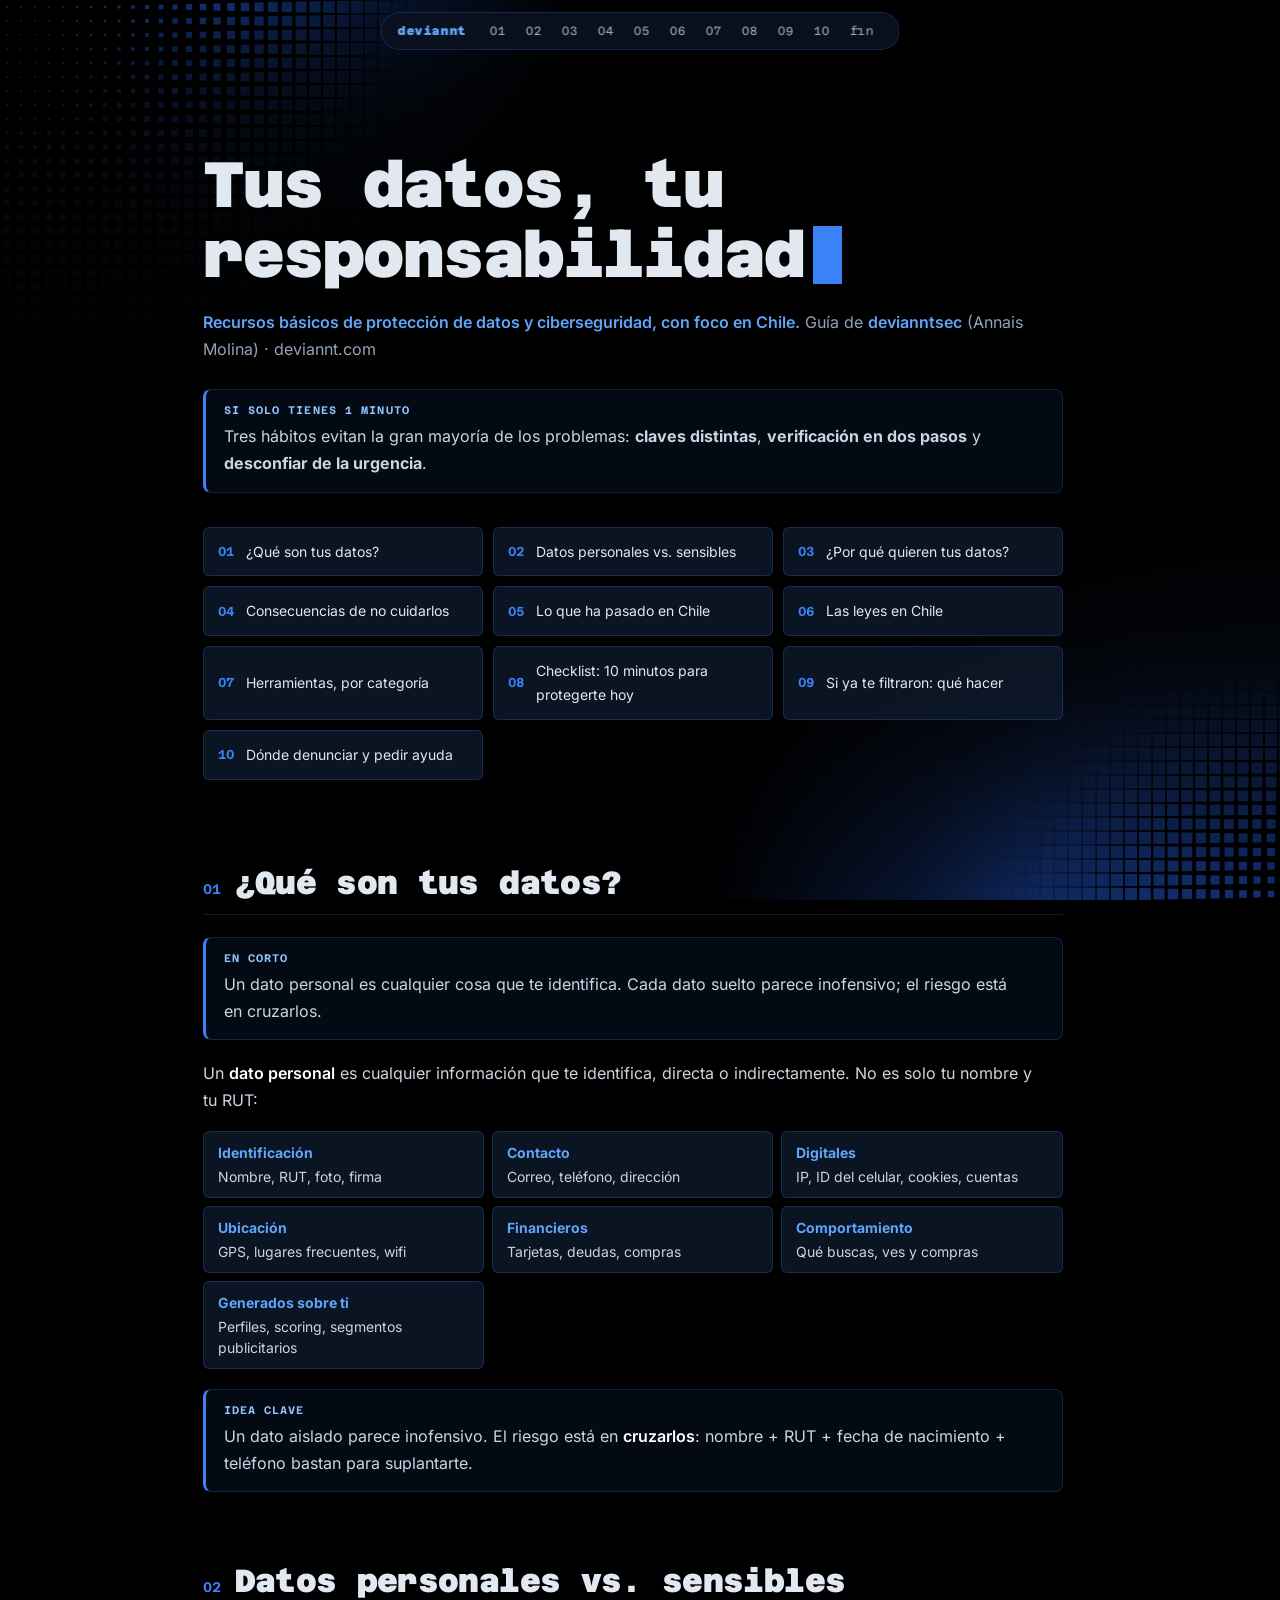
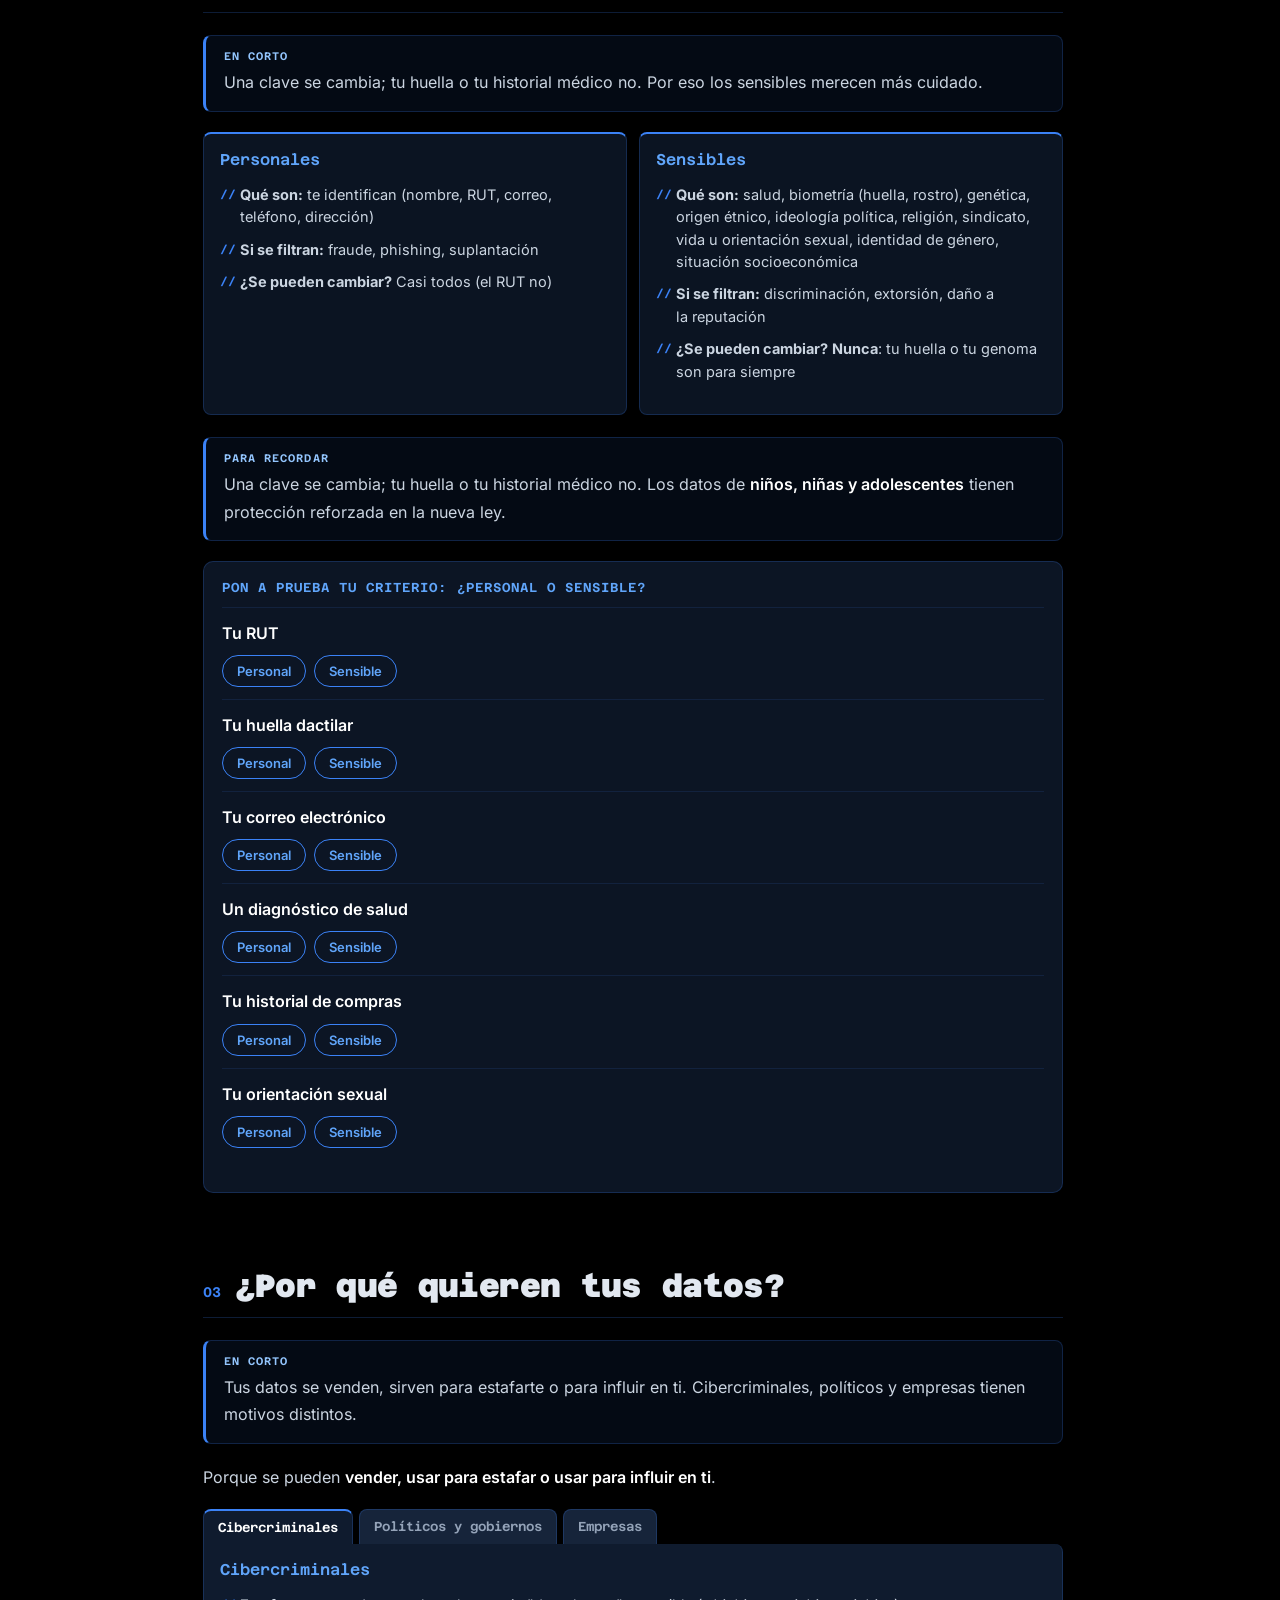
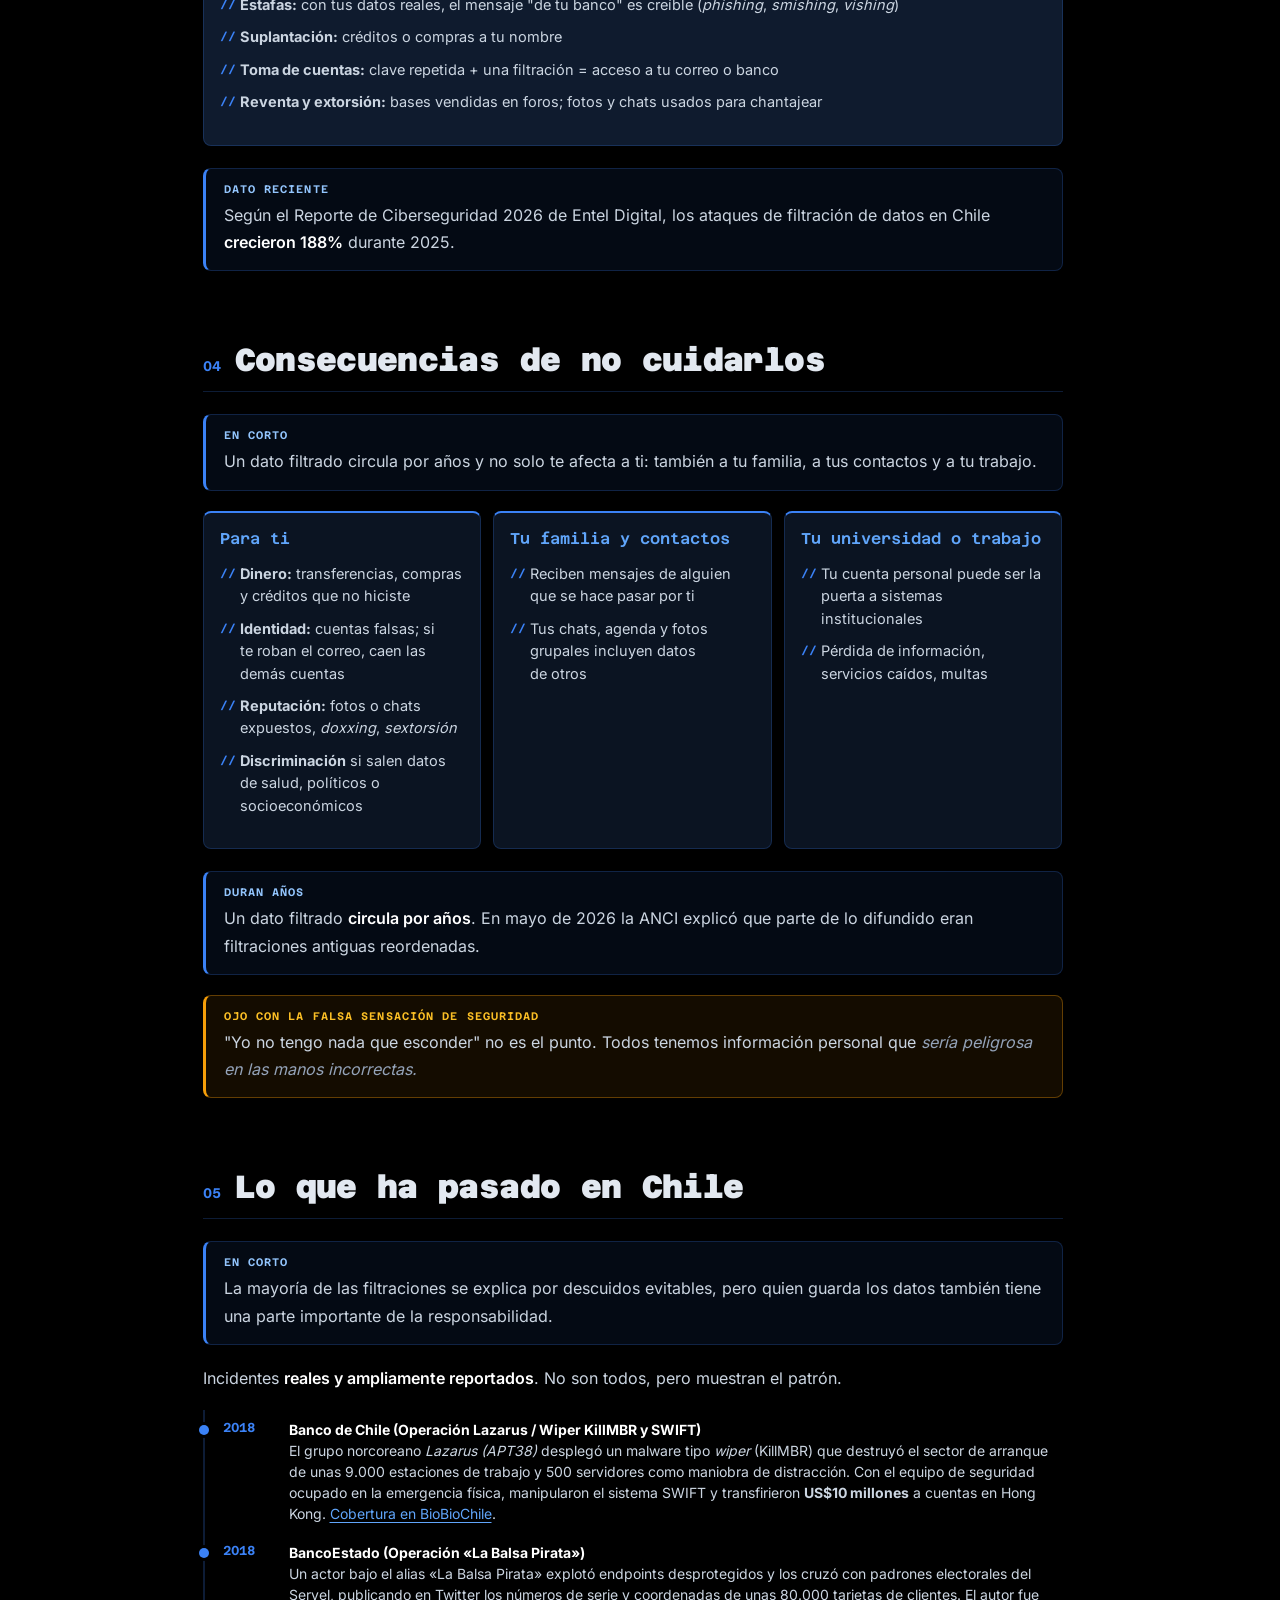
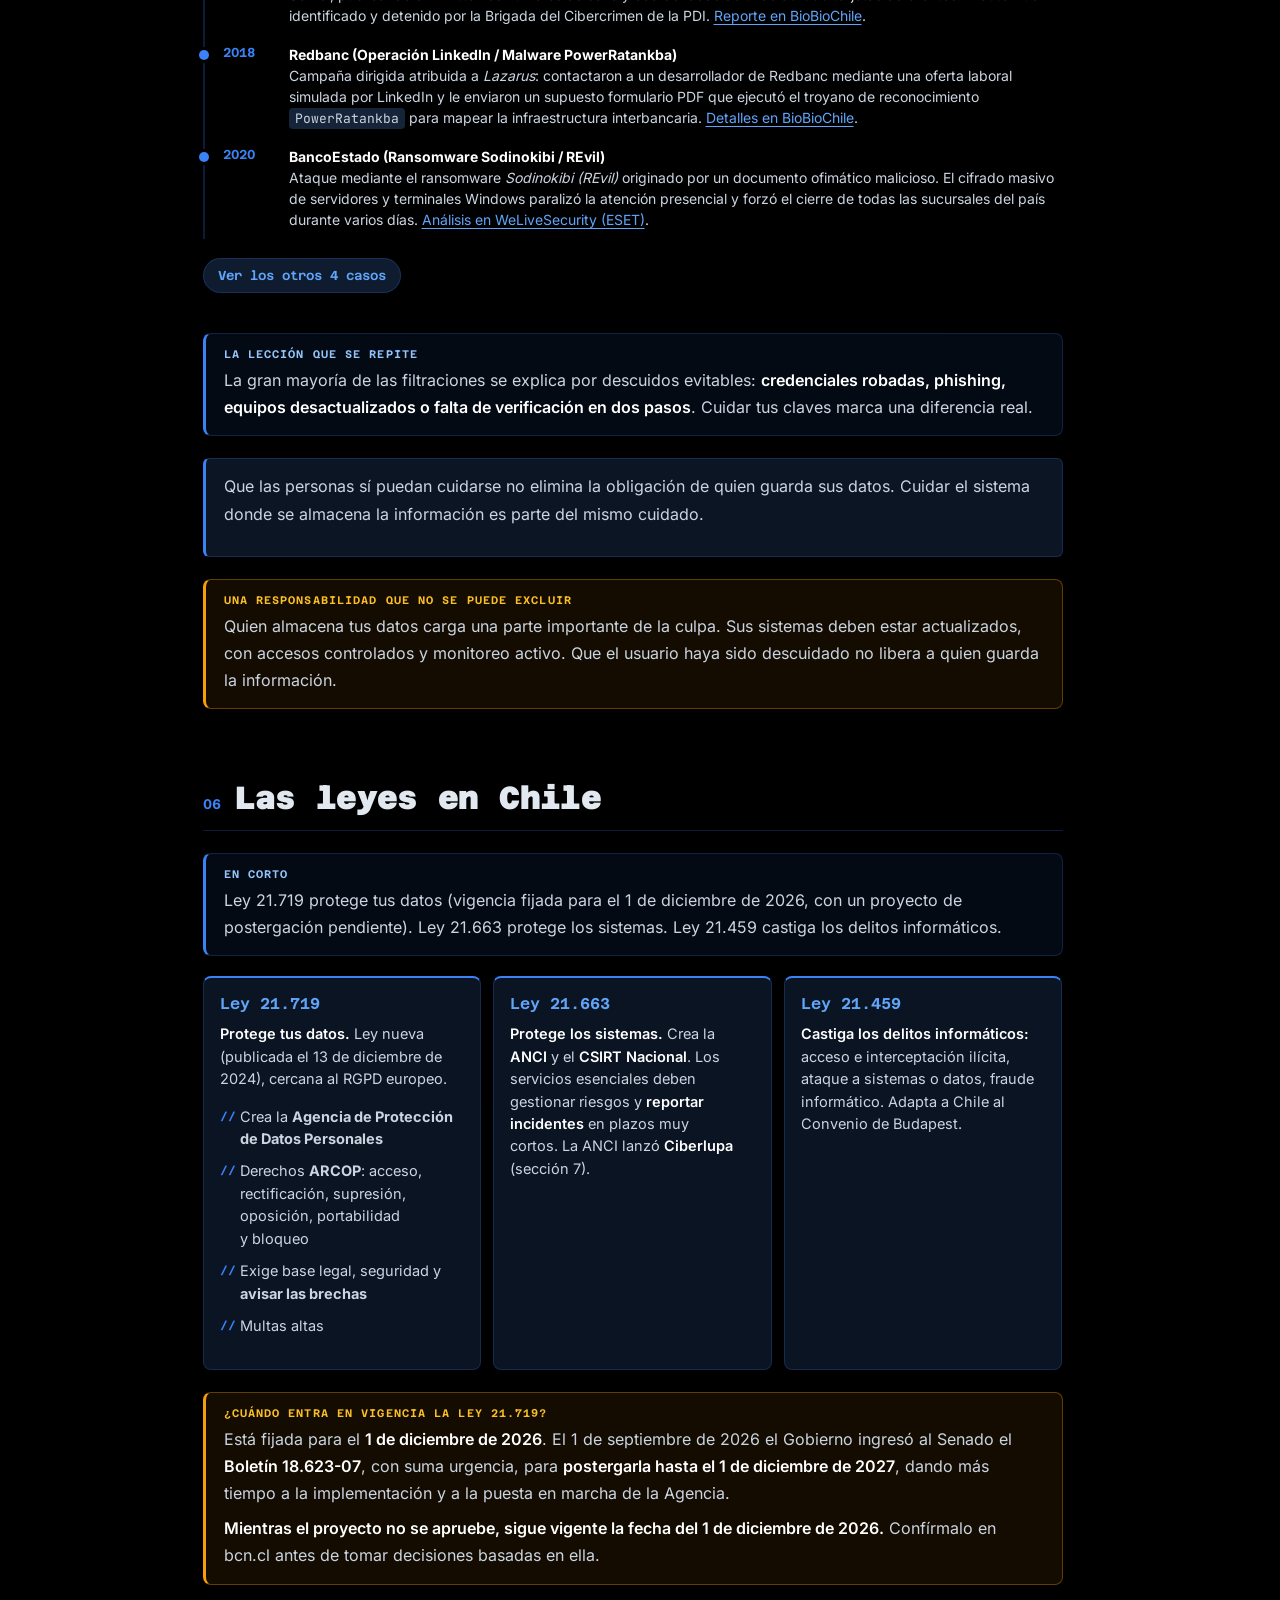
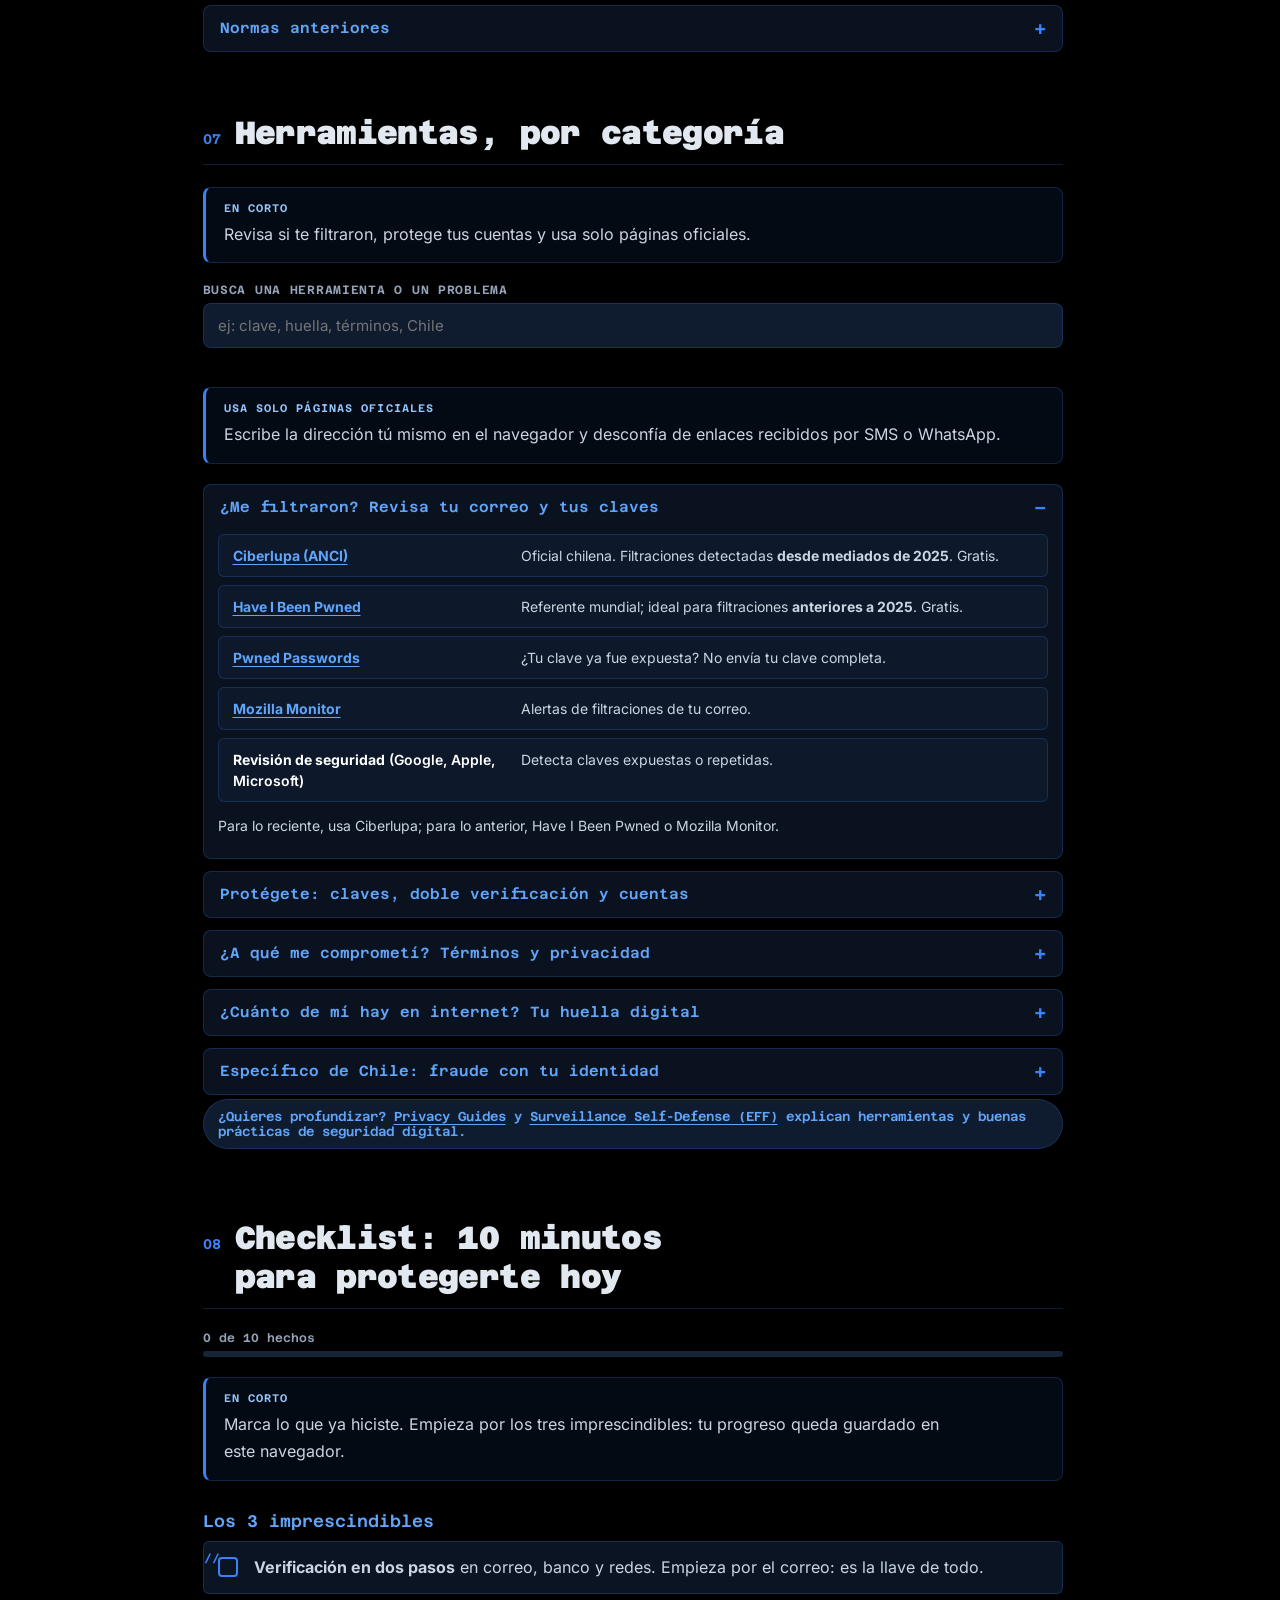
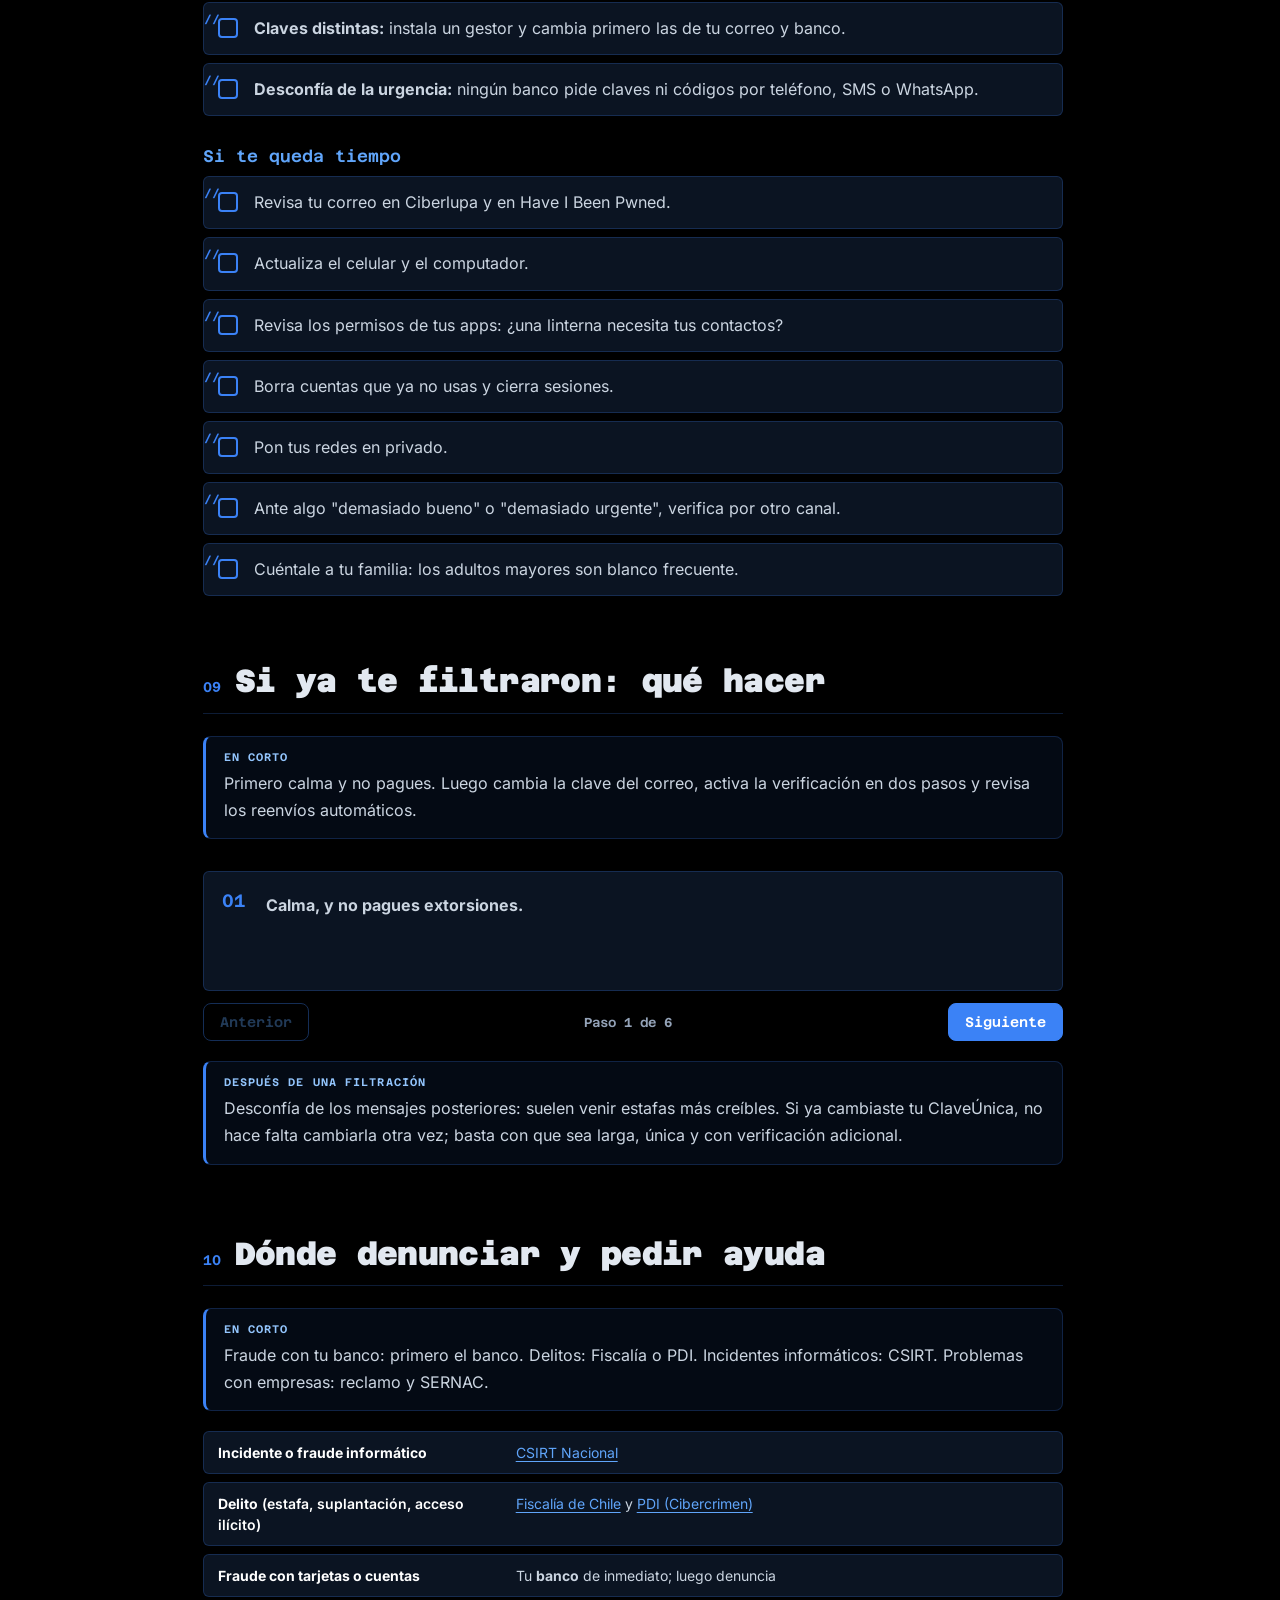
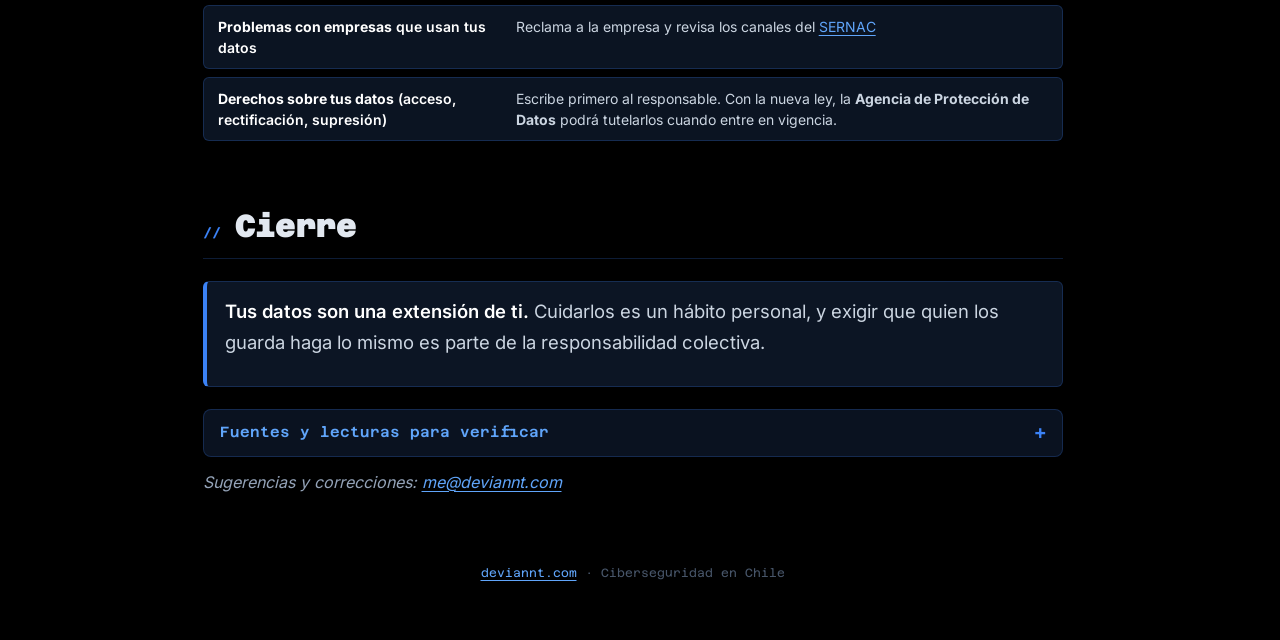
<file: index.html>
<!DOCTYPE html>
<html lang="es-CL">
<head>
  <meta charset="UTF-8">
  <meta name="viewport" content="width=device-width, initial-scale=1">
  <title>Tus datos, tu responsabilidad | Guía de protección de datos</title>
  <meta name="description" content="Guía de protección de datos y ciberseguridad en Chile: qué son tus datos, leyes 21.719 y 21.663, herramientas gratuitas y un checklist de 10 minutos.">
  <meta name="author" content="Annais Molina Fuentes (devianntsec)">
  <meta name="theme-color" content="#000000">
  <meta name="color-scheme" content="dark">
  <meta name="referrer" content="strict-origin-when-cross-origin">
  <meta http-equiv="Content-Security-Policy" content="default-src 'self'; script-src 'self' 'sha256-0rtR7eCCm1IAmwhHpXShbA7xtI2rE2950xRCAqla4z4='; style-src 'self'; font-src 'self'; img-src 'self' data:; connect-src 'self'; object-src 'none'; base-uri 'none'; form-action 'none'; upgrade-insecure-requests">
  <link rel="canonical" href="https://cuidate.deviannt.com/">
  <link rel="alternate" hreflang="es" href="https://cuidate.deviannt.com/">
  <link rel="alternate" hreflang="x-default" href="https://cuidate.deviannt.com/">
  <link rel="icon" type="image/svg+xml" href="favicon.svg">
  <link rel="manifest" href="manifest.webmanifest">
  <meta property="og:type" content="website">
  <meta property="og:url" content="https://cuidate.deviannt.com/">
  <meta property="og:title" content="Tus datos, tu responsabilidad | Guía de protección de datos">
  <meta property="og:description" content="Guía de protección de datos y ciberseguridad en Chile: qué son tus datos, leyes 21.719 y 21.663, herramientas gratuitas y un checklist de 10 minutos.">
  <meta property="og:image" content="https://deviannt.com/assets/images/og-image.png">
  <meta property="og:image:width" content="1200">
  <meta property="og:image:height" content="630">
  <meta property="og:image:alt" content="Tus datos, tu responsabilidad: recursos de protección de datos en Chile">
  <meta property="og:locale" content="es_CL">
  <meta property="og:site_name" content="deviannt · Guía de protección de datos">
  <meta name="twitter:card" content="summary_large_image">
  <meta name="twitter:site" content="@devianntsec">
  <meta name="twitter:creator" content="@devianntsec">
  <meta name="twitter:title" content="Tus datos, tu responsabilidad | Guía de protección de datos">
  <meta name="twitter:description" content="Guía de protección de datos y ciberseguridad en Chile: qué son tus datos, leyes 21.719 y 21.663, herramientas gratuitas y un checklist de 10 minutos.">
  <meta name="twitter:image" content="https://deviannt.com/assets/images/og-image.png">
  <script type="application/ld+json">{"@context":"https://schema.org","@type":"WebPage","name":"Tus datos, tu responsabilidad | Guía de protección de datos","description":"Guía de protección de datos y ciberseguridad en Chile: qué son tus datos, leyes 21.719 y 21.663, herramientas gratuitas y un checklist de 10 minutos.","url":"https://cuidate.deviannt.com/","inLanguage":"es-CL","isPartOf":{"@type":"WebSite","name":"deviannt","url":"https://deviannt.com/"},"author":{"@type":"Person","name":"Annais Molina Fuentes","alternateName":"devianntsec","url":"https://deviannt.com/"}}</script>
  <link rel="preload" href="fonts/azeret-mono-latin-var.woff2" as="font" type="font/woff2" crossorigin>
  <link rel="preload" href="fonts/inter-latin-var.woff2" as="font" type="font/woff2" crossorigin>
  <link rel="stylesheet" href="css/style.css">
  <script type="module" src="js/main.js"></script>
</head>
<body>
  <a class="sr-only" href="#contenido">Saltar al contenido</a>
  <canvas id="bg-wave" aria-hidden="true"></canvas>
  <canvas id="bg-wave-tl" aria-hidden="true"></canvas>

  <nav class="navbar" id="navbar" aria-label="Secciones">
    <span class="brand">deviannt</span>
    <ul class="links">
      <li><a href="#s1" title="¿Qué son tus datos?">01</a></li>
      <li><a href="#s2" title="Datos personales vs. sensibles">02</a></li>
      <li><a href="#s3" title="¿Por qué quieren tus datos?">03</a></li>
      <li><a href="#s4" title="Consecuencias de no cuidarlos">04</a></li>
      <li><a href="#s5" title="Lo que ha pasado en Chile">05</a></li>
      <li><a href="#s6" title="Las leyes en Chile">06</a></li>
      <li><a href="#s7" title="Herramientas, por categoría">07</a></li>
      <li><a href="#s8" title="Checklist: 10 minutos para protegerte hoy">08</a></li>
      <li><a href="#s9" title="Si ya te filtraron: qué hacer">09</a></li>
      <li><a href="#s10" title="Dónde denunciar y pedir ayuda">10</a></li>
      <li><a href="#s11" title="Cierre">fin</a></li>
    </ul>
  </nav>

  <header class="hero">
    <div class="wrap">
      <h1 class="title">Tus datos, tu responsabilidad</h1>
      <p><strong>Recursos básicos de protección de datos y ciberseguridad, con foco en Chile.</strong>
      Guía de <strong>devianntsec</strong> (Annais Molina) · deviannt.com</p>
      <aside class="key">
        <b class="tag">Si solo tienes 1 minuto</b>
        <p>Tres hábitos evitan la gran mayoría de los problemas: <strong>claves distintas</strong>, <strong>verificación en dos pasos</strong> y <strong>desconfiar de la urgencia</strong>.</p>
      </aside>
      <div class="index" id="indice">
        <a href="#s1"><b>01</b><span>¿Qué son tus datos?</span></a>
        <a href="#s2"><b>02</b><span>Datos personales vs. sensibles</span></a>
        <a href="#s3"><b>03</b><span>¿Por qué quieren tus datos?</span></a>
        <a href="#s4"><b>04</b><span>Consecuencias de no cuidarlos</span></a>
        <a href="#s5"><b>05</b><span>Lo que ha pasado en Chile</span></a>
        <a href="#s6"><b>06</b><span>Las leyes en Chile</span></a>
        <a href="#s7"><b>07</b><span>Herramientas, por categoría</span></a>
        <a href="#s8"><b>08</b><span>Checklist: 10 minutos para protegerte hoy</span></a>
        <a href="#s9"><b>09</b><span>Si ya te filtraron: qué hacer</span></a>
        <a href="#s10"><b>10</b><span>Dónde denunciar y pedir ayuda</span></a>
      </div>
    </div>
  </header>

  <main class="wrap" id="contenido">
    <section id="s1" class="sec">
      <div class="sec-head"><span class="sec-n">01</span><h2>¿Qué son tus datos?</h2></div>
      <aside class="key"><b class="tag">En corto</b><p>Un dato personal es cualquier cosa que te identifica. Cada dato suelto parece inofensivo; el riesgo está en cruzarlos.</p></aside>
      <p>Un <strong>dato personal</strong> es cualquier información que te identifica, directa o indirectamente. No es solo tu nombre y tu RUT:</p>
      <div class="pairs grid">
        <div class="pair"><b><strong>Identificación</strong></b><span>Nombre, RUT, foto, firma</span></div>
        <div class="pair"><b><strong>Contacto</strong></b><span>Correo, teléfono, dirección</span></div>
        <div class="pair"><b><strong>Digitales</strong></b><span>IP, ID del celular, cookies, cuentas</span></div>
        <div class="pair"><b><strong>Ubicación</strong></b><span>GPS, lugares frecuentes, wifi</span></div>
        <div class="pair"><b><strong>Financieros</strong></b><span>Tarjetas, deudas, compras</span></div>
        <div class="pair"><b><strong>Comportamiento</strong></b><span>Qué buscas, ves y compras</span></div>
        <div class="pair"><b><strong>Generados sobre ti</strong></b><span>Perfiles, scoring, segmentos publicitarios</span></div>
      </div>
      <aside class="key"><b class="tag">Idea clave</b><p>Un dato aislado parece inofensivo. El riesgo está en <strong>cruzarlos</strong>: nombre + RUT + fecha de nacimiento + teléfono bastan para suplantarte.</p></aside>
    </section>

    <section id="s2" class="sec">
      <div class="sec-head"><span class="sec-n">02</span><h2>Datos personales vs. sensibles</h2></div>
      <aside class="key"><b class="tag">En corto</b><p>Una clave se cambia; tu huella o tu historial médico no. Por eso los sensibles merecen más cuidado.</p></aside>
      <div class="cards c2">
        <div class="card">
          <h3>Personales</h3>
          <ul>
            <li><strong>Qué son:</strong> te identifican (nombre, RUT, correo, teléfono, dirección)</li>
            <li><strong>Si se filtran:</strong> fraude, phishing, suplantación</li>
            <li><strong>¿Se pueden cambiar?</strong> Casi todos (el RUT no)</li>
          </ul>
        </div>
        <div class="card">
          <h3>Sensibles</h3>
          <ul>
            <li><strong>Qué son:</strong> salud, biometría (huella, rostro), genética, origen étnico, ideología política, religión, sindicato, vida u orientación sexual, identidad de género, situación socioeconómica</li>
            <li><strong>Si se filtran:</strong> discriminación, extorsión, daño a la reputación</li>
            <li><strong>¿Se pueden cambiar?</strong> <strong>Nunca</strong>: tu huella o tu genoma son para siempre</li>
          </ul>
        </div>
      </div>
      <aside class="key"><b class="tag">Para recordar</b><p>Una clave se cambia; tu huella o tu historial médico no. Los datos de <strong>niños, niñas y adolescentes</strong> tienen protección reforzada en la nueva ley.</p></aside>
      <div class="quiz" data-quiz>
        <div class="quiz-title">Pon a prueba tu criterio: ¿personal o sensible?</div>
        <div class="qi" data-ans="personal">
          <div class="qt">Tu RUT</div>
          <div class="qb"><button type="button" data-v="personal">Personal</button><button type="button" data-v="sensible">Sensible</button></div>
          <p class="qw" hidden>Identifica, pero no es sensible. No se puede cambiar, así que cuídalo.</p>
        </div>
        <div class="qi" data-ans="sensible">
          <div class="qt">Tu huella dactilar</div>
          <div class="qb"><button type="button" data-v="personal">Personal</button><button type="button" data-v="sensible">Sensible</button></div>
          <p class="qw" hidden>Biometría: si se filtra, no puedes cambiarla por otra.</p>
        </div>
        <div class="qi" data-ans="personal">
          <div class="qt">Tu correo electrónico</div>
          <div class="qb"><button type="button" data-v="personal">Personal</button><button type="button" data-v="sensible">Sensible</button></div>
          <p class="qw" hidden>Identifica, y además es la llave de tus demás cuentas.</p>
        </div>
        <div class="qi" data-ans="sensible">
          <div class="qt">Un diagnóstico de salud</div>
          <div class="qb"><button type="button" data-v="personal">Personal</button><button type="button" data-v="sensible">Sensible</button></div>
          <p class="qw" hidden>Dato de salud: puede llevar a discriminación.</p>
        </div>
        <div class="qi" data-ans="personal">
          <div class="qt">Tu historial de compras</div>
          <div class="qb"><button type="button" data-v="personal">Personal</button><button type="button" data-v="sensible">Sensible</button></div>
          <p class="qw" hidden>Es personal y muy útil para perfilarte.</p>
        </div>
        <div class="qi" data-ans="sensible">
          <div class="qt">Tu orientación sexual</div>
          <div class="qb"><button type="button" data-v="personal">Personal</button><button type="button" data-v="sensible">Sensible</button></div>
          <p class="qw" hidden>Dato sensible con protección reforzada.</p>
        </div>
        <p class="quiz-score" aria-live="polite"></p>
      </div>
    </section>

    <section id="s3" class="sec">
      <div class="sec-head"><span class="sec-n">03</span><h2>¿Por qué quieren tus datos?</h2></div>
      <aside class="key"><b class="tag">En corto</b><p>Tus datos se venden, sirven para estafarte o para influir en ti. Cibercriminales, políticos y empresas tienen motivos distintos.</p></aside>
      <p>Porque se pueden <strong>vender, usar para estafar o usar para influir en ti</strong>.</p>
      <div class="cards c3 tabs-src">
        <div class="card">
          <h3>Cibercriminales</h3>
          <ul>
            <li><strong>Estafas:</strong> con tus datos reales, el mensaje "de tu banco" es creíble (<em>phishing</em>, <em>smishing</em>, <em>vishing</em>)</li>
            <li><strong>Suplantación:</strong> créditos o compras a tu nombre</li>
            <li><strong>Toma de cuentas:</strong> clave repetida + una filtración = acceso a tu correo o banco</li>
            <li><strong>Reventa y extorsión:</strong> bases vendidas en foros; fotos y chats usados para chantajear</li>
          </ul>
        </div>
        <div class="card">
          <h3>Políticos y gobiernos</h3>
          <ul>
            <li><strong>Microtargeting:</strong> mensajes distintos según tu perfil (Cambridge Analytica, 2018)</li>
            <li><strong>Vigilancia</strong> de opositores, activistas y periodistas (Guacamaya, 2022)</li>
            <li><strong>"Público" no es inofensivo:</strong> el padrón electoral incluye nombre, RUT y domicilio</li>
          </ul>
        </div>
        <div class="card">
          <h3>Empresas</h3>
          <ul>
            <li>Redes, apps y retail recolectan datos para <strong>publicidad y perfilamiento</strong></li>
            <li>No siempre es ilegal: muchas veces "aceptaste" unos términos que nadie lee (ver sección 7)</li>
          </ul>
        </div>
      </div>
      <aside class="key"><b class="tag">Dato reciente</b><p>Según el Reporte de Ciberseguridad 2026 de Entel Digital, los ataques de filtración de datos en Chile <strong>crecieron 188%</strong> durante 2025.</p></aside>
    </section>

    <section id="s4" class="sec">
      <div class="sec-head"><span class="sec-n">04</span><h2>Consecuencias de no cuidarlos</h2></div>
      <aside class="key"><b class="tag">En corto</b><p>Un dato filtrado circula por años y no solo te afecta a ti: también a tu familia, a tus contactos y a tu trabajo.</p></aside>
      <div class="cards c3">
        <div class="card">
          <h3>Para ti</h3>
          <ul>
            <li><strong>Dinero:</strong> transferencias, compras y créditos que no hiciste</li>
            <li><strong>Identidad:</strong> cuentas falsas; si te roban el correo, caen las demás cuentas</li>
            <li><strong>Reputación:</strong> fotos o chats expuestos, <em>doxxing</em>, <em>sextorsión</em></li>
            <li><strong>Discriminación</strong> si salen datos de salud, políticos o socioeconómicos</li>
          </ul>
        </div>
        <div class="card">
          <h3>Tu familia y contactos</h3>
          <ul>
            <li>Reciben mensajes de alguien que se hace pasar por ti</li>
            <li>Tus chats, agenda y fotos grupales incluyen datos de otros</li>
          </ul>
        </div>
        <div class="card">
          <h3>Tu universidad o trabajo</h3>
          <ul>
            <li>Tu cuenta personal puede ser la puerta a sistemas institucionales</li>
            <li>Pérdida de información, servicios caídos, multas</li>
          </ul>
        </div>
      </div>
      <aside class="key"><b class="tag">Duran años</b><p>Un dato filtrado <strong>circula por años</strong>. En mayo de 2026 la ANCI explicó que parte de lo difundido eran filtraciones antiguas reordenadas.</p></aside>
      <aside class="warn"><b class="tag">Ojo con la falsa sensación de seguridad</b><p>"Yo no tengo nada que esconder" no es el punto. Todos tenemos información personal que <em>sería peligrosa en las manos incorrectas.</em></p></aside>
    </section>

    <section id="s5" class="sec">
      <div class="sec-head"><span class="sec-n">05</span><h2>Lo que ha pasado en Chile</h2></div>
      <aside class="key"><b class="tag">En corto</b><p>La mayoría de las filtraciones se explica por descuidos evitables, pero quien guarda los datos también tiene una parte importante de la responsabilidad.</p></aside>
      <p>Incidentes <strong>reales y ampliamente reportados</strong>. No son todos, pero muestran el patrón.</p>
      <div class="timeline">
        <div class="tl">
          <span class="yr">2018</span>
          <div>
            <b><strong>Banco de Chile (Operación Lazarus / Wiper KillMBR y SWIFT)</strong></b>
            <span>El grupo norcoreano <em>Lazarus (APT38)</em> desplegó un malware tipo <em>wiper</em> (KillMBR) que destruyó el sector de arranque de unas 9.000 estaciones de trabajo y 500 servidores como maniobra de distracción. Con el equipo de seguridad ocupado en la emergencia física, manipularon el sistema SWIFT y transfirieron <strong>US$10 millones</strong> a cuentas en Hong Kong. <a href="https://www.biobiochile.cl/noticias/nacional/chile/2018/06/09/robaron-us10-millones-en-ataque-informatico-al-banco-de-chile-virus-fue-un-distractor.shtml" target="_blank" rel="noopener noreferrer">Cobertura en BioBioChile</a>.</span>
          </div>
        </div>
        <div class="tl">
          <span class="yr">2018</span>
          <div>
            <b><strong>BancoEstado (Operación «La Balsa Pirata»)</strong></b>
            <span>Un actor bajo el alias «La Balsa Pirata» explotó endpoints desprotegidos y los cruzó con padrones electorales del Servel, publicando en Twitter los números de serie y coordenadas de unas 80.000 tarjetas de clientes. El autor fue identificado y detenido por la Brigada del Cibercrimen de la PDI. <a href="https://www.biobiochile.cl/noticias/nacional/chile/2018/08/28/nuevo-grupo-de-hackers-filtra-presunto-listado-de-80-mil-datos-bancarios-de-bancoestado.shtml" target="_blank" rel="noopener noreferrer">Reporte en BioBioChile</a>.</span>
          </div>
        </div>
        <div class="tl">
          <span class="yr">2018</span>
          <div>
            <b><strong>Redbanc (Operación LinkedIn / Malware PowerRatankba)</strong></b>
            <span>Campaña dirigida atribuida a <em>Lazarus</em>: contactaron a un desarrollador de Redbanc mediante una oferta laboral simulada por LinkedIn y le enviaron un supuesto formulario PDF que ejecutó el troyano de reconocimiento <code>PowerRatankba</code> para mapear la infraestructura interbancaria. <a href="https://www.biobiochile.cl/noticias/economia/negocios-y-empresas/2019/01/09/redbanc-confirma-que-detecto-ataque-informatico-en-diciembre.shtml" target="_blank" rel="noopener noreferrer">Detalles en BioBioChile</a>.</span>
          </div>
        </div>
        <div class="tl">
          <span class="yr">2020</span>
          <div>
            <b><strong>BancoEstado (Ransomware Sodinokibi / REvil)</strong></b>
            <span>Ataque mediante el ransomware <em>Sodinokibi (REvil)</em> originado por un documento ofimático malicioso. El cifrado masivo de servidores y terminales Windows paralizó la atención presencial y forzó el cierre de todas las sucursales del país durante varios días. <a href="https://www.welivesecurity.com/la-es/2020/09/08/ataque-ransomware-afecta-bancoestado-chile/" target="_blank" rel="noopener noreferrer">Análisis en WeLiveSecurity (ESET)</a>.</span>
          </div>
        </div>
        <div class="tl">
          <span class="yr">2020</span>
          <div>
            <b><strong>Trazabilidad COVID-19 (Fuga de datos sensibles de salud)</strong></b>
            <span>Planillas oficiales de seguimiento epidemiológico con nombres, RUT, teléfonos, direcciones particulares y diagnósticos de pacientes en cuarentena terminaron expuestas y difundidas públicamente en redes sociales, derivando en sumarios sanitarios y querellas por infracción a la Ley de Deberes y Derechos del Paciente. <a href="https://www.biobiochile.cl/noticias/nacional/region-del-maule/2020/03/24/fiscalia-investiga-filtracion-de-datos-de-pacientes-con-covid-19-en-region-del-maule.shtml" target="_blank" rel="noopener noreferrer">Caso en BioBioChile</a>.</span>
          </div>
        </div>
        <div class="tl">
          <span class="yr">2022</span>
          <div>
            <b><strong>Estado Mayor Conjunto (Operación «Fuerzas Represivas» / Colectivo Guacamaya)</strong></b>
            <span>El colectivo hacktivista <em>Guacamaya</em> ejecutó la operación «Fuerzas Represivas» aprovechando vulnerabilidades sin mitigar en Microsoft Exchange (ProxyShell), filtrando cerca de 400.000 correos reservados y secretos de la defensa nacional chilena (~350 GB), lo que provocó la dimisión del General Guillermo Paiva como jefe del EMCO. <a href="https://www.biobiochile.cl/noticias/nacional/chile/2022/09/22/filtracion-de-correos-general-paiva-presenta-su-renuncia-a-jefatura-de-estado-mayor-conjunto.shtml" target="_blank" rel="noopener noreferrer">Reporte en BioBioChile</a>.</span>
          </div>
        </div>
        <div class="tl">
          <span class="yr">2022</span>
          <div>
            <b><strong>SERNAC y Poder Judicial (Ransomware LockBit Black)</strong></b>
            <span>SERNAC sufrió el cifrado de sus hipervisores VMware ESXi con extensión <code>.crypt</code>, frenando el portal ciudadano por semanas. Un mes después, la cepa <em>LockBit Black (3.0)</em> infectó terminales del Poder Judicial que aún corrían con Windows 7 descontinuado, obligando a desconectar sedes y suspender audiencias. <a href="https://www.welivesecurity.com/la-es/2022/09/02/ataque-ransomware-compromete-sistemas-sernac-chile/" target="_blank" rel="noopener noreferrer">Análisis en WeLiveSecurity</a>.</span>
          </div>
        </div>
        <div class="tl">
          <span class="yr">2026</span>
          <div>
            <b><strong>Operación «Rutify» (Infostealers, credenciales y datos médicos en Telegram)</strong></b>
            <span>La plataforma web clandestina <em>Rutify</em> comercializó un rutificador con datos cruzados de Fonasa, TGR y Registro Civil, exponiendo diagnósticos médicos de miles de chilenos. La ANCI descartó hackeos a servidores centrales y confirmó que el vector fue el uso de <em>infostealers</em> que sustrajeron credenciales activas de funcionarios, sumado al reciclaje de brechas históricas. La PDI y la Fiscalía investigaron la red tras su masificación. <a href="https://www.biobiochile.cl/especial/bbcl-investiga/noticias/articulos/2026/05/07/desentranando-rutify-la-plataforma-hacker-que-expuso-datos-medicos-y-hoy-es-investigada-por-la-pdi.shtml" target="_blank" rel="noopener noreferrer">Investigación en BBCL Investiga</a>.</span>
          </div>
        </div>
      </div>
      <aside class="key"><b class="tag">La lección que se repite</b><p>La gran mayoría de las filtraciones se explica por descuidos evitables: <strong>credenciales robadas, phishing, equipos desactualizados o falta de verificación en dos pasos</strong>. Cuidar tus claves marca una diferencia real.</p></aside>
      <blockquote><p>Que las personas sí puedan cuidarse no elimina la obligación de quien guarda sus datos. Cuidar el sistema donde se almacena la información es parte del mismo cuidado.</p></blockquote>
      <aside class="warn"><b class="tag">Una responsabilidad que no se puede excluir</b><p>Quien almacena tus datos carga una parte importante de la culpa. Sus sistemas deben estar actualizados, con accesos controlados y monitoreo activo. Que el usuario haya sido descuidado no libera a quien guarda la información.</p></aside>
    </section>

    <section id="s6" class="sec">
      <div class="sec-head"><span class="sec-n">06</span><h2>Las leyes en Chile</h2></div>
      <aside class="key"><b class="tag">En corto</b><p>Ley 21.719 protege tus datos (vigencia fijada para el 1 de diciembre de 2026, con un proyecto de postergación pendiente). Ley 21.663 protege los sistemas. Ley 21.459 castiga los delitos informáticos.</p></aside>
      <div class="cards c3">
        <div class="card">
          <h3>Ley 21.719</h3>
          <p><strong>Protege tus datos.</strong> Ley nueva (publicada el 13 de diciembre de 2024), cercana al RGPD europeo.</p>
          <ul>
            <li>Crea la <strong>Agencia de Protección de Datos Personales</strong></li>
            <li>Derechos <strong>ARCOP</strong>: acceso, rectificación, supresión, oposición, portabilidad y bloqueo</li>
            <li>Exige base legal, seguridad y <strong>avisar las brechas</strong></li>
            <li>Multas altas</li>
          </ul>
        </div>
        <div class="card">
          <h3>Ley 21.663</h3>
          <p><strong>Protege los sistemas.</strong> Crea la <strong>ANCI</strong> y el <strong>CSIRT Nacional</strong>. Los servicios esenciales deben gestionar riesgos y <strong>reportar incidentes</strong> en plazos muy cortos. La ANCI lanzó <strong>Ciberlupa</strong> (sección 7).</p>
        </div>
        <div class="card">
          <h3>Ley 21.459</h3>
          <p><strong>Castiga los delitos informáticos:</strong> acceso e interceptación ilícita, ataque a sistemas o datos, fraude informático. Adapta a Chile al Convenio de Budapest.</p>
        </div>
      </div>
      <aside class="warn"><b class="tag">¿Cuándo entra en vigencia la Ley 21.719?</b><p>Está fijada para el <strong>1 de diciembre de 2026</strong>. El 1 de septiembre de 2026 el Gobierno ingresó al Senado el <strong>Boletín 18.623-07</strong>, con suma urgencia, para <strong>postergarla hasta el 1 de diciembre de 2027</strong>, dando más tiempo a la implementación y a la puesta en marcha de la Agencia.</p>
      <p><strong>Mientras el proyecto no se apruebe, sigue vigente la fecha del 1 de diciembre de 2026.</strong> Confírmalo en bcn.cl antes de tomar decisiones basadas en ella.</p></aside>
      <details class="fold">
        <summary>Normas anteriores</summary>
        <div class="fold-body">
          <ul>
            <li><strong>Constitución, Art. 19 N°4</strong> (Ley 21.096, 2018): la protección de datos personales es un derecho constitucional.</li>
            <li><strong>Ley 19.628 (1999):</strong> la ley antigua, aún vigente. Nunca tuvo organismo fiscalizador ni sanciones disuasivas.</li>
          </ul>
        </div>
      </details>
    </section>

    <section id="s7" class="sec">
      <div class="sec-head"><span class="sec-n">07</span><h2>Herramientas, por categoría</h2></div>
      <aside class="key"><b class="tag">En corto</b><p>Revisa si te filtraron, protege tus cuentas y usa solo páginas oficiales.</p></aside>
      <aside class="key"><b class="tag">Usa solo páginas oficiales</b><p>Escribe la dirección tú mismo en el navegador y desconfía de enlaces recibidos por SMS o WhatsApp.</p></aside>
      <details class="fold" open>
        <summary>¿Me filtraron? Revisa tu correo y tus claves</summary>
        <div class="fold-body">
          <div class="pairs">
            <div class="pair"><b><strong><a href="https://ciberlupa.anci.gob.cl/verificar" target="_blank" rel="noopener noreferrer">Ciberlupa (ANCI)</a></strong></b><span>Oficial chilena. Filtraciones detectadas <strong>desde mediados de 2025</strong>. Gratis.</span></div>
            <div class="pair"><b><strong><a href="https://haveibeenpwned.com" target="_blank" rel="noopener noreferrer">Have I Been Pwned</a></strong></b><span>Referente mundial; ideal para filtraciones <strong>anteriores a 2025</strong>. Gratis.</span></div>
            <div class="pair"><b><strong><a href="https://haveibeenpwned.com/Passwords" target="_blank" rel="noopener noreferrer">Pwned Passwords</a></strong></b><span>¿Tu clave ya fue expuesta? No envía tu clave completa.</span></div>
            <div class="pair"><b><strong><a href="https://monitor.mozilla.org" target="_blank" rel="noopener noreferrer">Mozilla Monitor</a></strong></b><span>Alertas de filtraciones de tu correo.</span></div>
            <div class="pair"><b><strong>Revisión de seguridad</strong> (Google, Apple, Microsoft)</b><span>Detecta claves expuestas o repetidas.</span></div>
          </div>
          <p>Para lo reciente, usa Ciberlupa; para lo anterior, Have I Been Pwned o Mozilla Monitor.</p>
        </div>
      </details>
      <details class="fold">
        <summary>Protégete: claves, doble verificación y cuentas</summary>
        <div class="fold-body">
          <div class="pairs">
            <div class="pair"><b><strong>Gestor de contraseñas</strong> (<a href="https://bitwarden.com" target="_blank" rel="noopener noreferrer">Bitwarden</a>, 1Password, el de tu navegador)</b><span>Una clave <strong>larga y distinta</strong> por cuenta, sin memorizarlas.</span></div>
            <div class="pair"><b><strong>Verificación en dos pasos</strong></b><span>App autenticadora o llave de seguridad antes que SMS. Directorio: <a href="https://2fa.directory" target="_blank" rel="noopener noreferrer">2fa.directory</a></span></div>
            <div class="pair"><b><strong>Passkeys</strong></b><span>Reemplazan la contraseña; resisten el phishing. Directorio: <a href="https://passkeys.directory" target="_blank" rel="noopener noreferrer">passkeys.directory</a></span></div>
            <div class="pair"><b><strong>Actualizaciones automáticas</strong></b><span>Sistema, navegador y apps al día.</span></div>
          </div>
        </div>
      </details>
      <details class="fold">
        <summary>¿A qué me comprometí? Términos y privacidad</summary>
        <div class="fold-body">
          <div class="pairs">
            <div class="pair"><b><strong><a href="https://tosdr.org" target="_blank" rel="noopener noreferrer">ToS;DR</a></strong></b><span>Resume y califica términos y privacidad de servicios populares.</span></div>
            <div class="pair"><b><strong><a href="https://exodus-privacy.eu.org" target="_blank" rel="noopener noreferrer">Exodus Privacy</a></strong></b><span>Muestra los rastreadores y permisos de una app de Android.</span></div>
          </div>
        </div>
      </details>
      <details class="fold">
        <summary>¿Cuánto de mí hay en internet? Tu huella digital</summary>
        <div class="fold-body">
          <div class="pairs">
            <div class="pair"><b><strong>Buscarte a ti mismo</strong></b><span>Tu nombre, correo y teléfono entre comillas (<code>"Tu Nombre"</code>), también en imágenes.</span></div>
            <div class="pair"><b><strong><a href="https://myactivity.google.com/results-about-you" target="_blank" rel="noopener noreferrer">Resultados sobre ti (Google)</a></strong></b><span>Pide retirar resultados de búsqueda con tu teléfono, dirección o correo.</span></div>
            <div class="pair"><b><strong><a href="https://myactivity.google.com" target="_blank" rel="noopener noreferrer">Mi actividad y descarga de datos</a></strong></b><span>Revisa y borra lo que se guarda sobre ti. Toda plataforma grande incluye la opción "Descargar mi información".</span></div>
            <div class="pair"><b><strong><a href="https://justdeleteme.xyz" target="_blank" rel="noopener noreferrer">JustDeleteMe</a></strong></b><span>Cómo borrar tu cuenta en cientos de servicios.</span></div>
            <div class="pair"><b><strong>Privacidad de tus redes</strong></b><span>Revisa quién ve tu perfil, ubicación y fotos.</span></div>
          </div>
        </div>
      </details>
      <details class="fold">
        <summary>Específico de Chile: fraude con tu identidad</summary>
        <div class="fold-body">
          <div class="pairs">
            <div class="pair"><b><strong><a href="https://conocetudeuda.cmfchile.cl" target="_blank" rel="noopener noreferrer">Informe de deudas (CMF)</a></strong></b><span>¿Hay créditos o tarjetas a tu nombre que no reconoces? Consulta gratis con tu ClaveÚnica.</span></div>
            <div class="pair"><b><strong>Alertas bancarias</strong></b><span>Activa avisos inmediatos por cada transferencia o compra.</span></div>
            <div class="pair"><b><strong><a href="https://claveunica.gob.cl" target="_blank" rel="noopener noreferrer">Accesos a ClaveÚnica</a></strong></b><span>Si sospechas de un ingreso no autorizado, cambia la clave y revisa tu correo de recuperación.</span></div>
          </div>
        </div>
      </details>
      <p class="more">¿Quieres profundizar? <a href="https://www.privacyguides.org" target="_blank" rel="noopener noreferrer">Privacy Guides</a> y <a href="https://ssd.eff.org" target="_blank" rel="noopener noreferrer">Surveillance Self-Defense (EFF)</a> explican herramientas y buenas prácticas de seguridad digital.</p>
    </section>

    <section id="s8" class="sec">
      <div class="sec-head"><span class="sec-n">08</span><h2>Checklist: 10 minutos para protegerte hoy</h2></div>
      <aside class="key"><b class="tag">En corto</b><p>Marca lo que ya hiciste. Empieza por los tres imprescindibles: tu progreso queda guardado en este navegador.</p></aside>
      <h3>Los 3 imprescindibles</h3>
      <ul>
        <li class="chk"><label><input type="checkbox"><strong>Verificación en dos pasos</strong> en correo, banco y redes. Empieza por el correo: es la llave de todo.</label></li>
        <li class="chk"><label><input type="checkbox"><strong>Claves distintas:</strong> instala un gestor y cambia primero las de tu correo y banco.</label></li>
        <li class="chk"><label><input type="checkbox"><strong>Desconfía de la urgencia:</strong> ningún banco pide claves ni códigos por teléfono, SMS o WhatsApp.</label></li>
      </ul>
      <h3>Si te queda tiempo</h3>
      <ul>
        <li class="chk"><label><input type="checkbox">Revisa tu correo en Ciberlupa y en Have I Been Pwned.</label></li>
        <li class="chk"><label><input type="checkbox">Actualiza el celular y el computador.</label></li>
        <li class="chk"><label><input type="checkbox">Revisa los permisos de tus apps: ¿una linterna necesita tus contactos?</label></li>
        <li class="chk"><label><input type="checkbox">Borra cuentas que ya no usas y cierra sesiones.</label></li>
        <li class="chk"><label><input type="checkbox">Pon tus redes en privado.</label></li>
        <li class="chk"><label><input type="checkbox">Ante algo "demasiado bueno" o "demasiado urgente", verifica por otro canal.</label></li>
        <li class="chk"><label><input type="checkbox">Cuéntale a tu familia: los adultos mayores son blanco frecuente.</label></li>
      </ul>
    </section>

    <section id="s9" class="sec">
      <div class="sec-head"><span class="sec-n">09</span><h2>Si ya te filtraron: qué hacer</h2></div>
      <aside class="key"><b class="tag">En corto</b><p>Primero calma y no pagues. Luego cambia la clave del correo, activa la verificación en dos pasos y revisa los reenvíos automáticos.</p></aside>
      <div class="steps">
        <ol>
          <li><strong>Calma, y no pagues extorsiones.</strong></li>
          <li><strong>Cambia la clave</strong> de la cuenta afectada y de toda cuenta donde la repetiste. Empieza por el correo.</li>
          <li><strong>Activa la verificación en dos pasos</strong> y cierra todas las sesiones abiertas.</li>
          <li><strong>Revisa el correo de recuperación y el reenvío automático:</strong> es un truco común para mantener el acceso.</li>
          <li><strong>Avisa al banco</strong> si hay datos financieros y bloquea tarjetas si hace falta.</li>
          <li><strong>Guarda evidencia</strong> (capturas, correos, fechas), <strong>denuncia</strong> y avisa a tus contactos si te suplantaron.</li>
        </ol>
      </div>
      <aside class="key"><b class="tag">Después de una filtración</b><p>Desconfía de los mensajes posteriores: suelen venir estafas más creíbles. Si ya cambiaste tu ClaveÚnica, no hace falta cambiarla otra vez; basta con que sea larga, única y con verificación adicional.</p></aside>
    </section>

    <section id="s10" class="sec">
      <div class="sec-head"><span class="sec-n">10</span><h2>Dónde denunciar y pedir ayuda</h2></div>
      <aside class="key"><b class="tag">En corto</b><p>Fraude con tu banco: primero el banco. Delitos: Fiscalía o PDI. Incidentes informáticos: CSIRT. Problemas con empresas: reclamo y SERNAC.</p></aside>
      <div class="pairs">
        <div class="pair"><b><strong>Incidente o fraude informático</strong></b><span><a href="https://csirt.gob.cl" target="_blank" rel="noopener noreferrer">CSIRT Nacional</a></span></div>
        <div class="pair"><b><strong>Delito</strong> (estafa, suplantación, acceso ilícito)</b><span><a href="https://www.fiscaliadechile.cl" target="_blank" rel="noopener noreferrer">Fiscalía de Chile</a> y <a href="https://www.pdichile.cl" target="_blank" rel="noopener noreferrer">PDI (Cibercrimen)</a></span></div>
        <div class="pair"><b><strong>Fraude con tarjetas o cuentas</strong></b><span>Tu <strong>banco</strong> de inmediato; luego denuncia</span></div>
        <div class="pair"><b><strong>Problemas con empresas</strong> que usan tus datos</b><span>Reclama a la empresa y revisa los canales del <a href="https://www.sernac.cl" target="_blank" rel="noopener noreferrer">SERNAC</a></span></div>
        <div class="pair"><b><strong>Derechos sobre tus datos</strong> (acceso, rectificación, supresión)</b><span>Escribe primero al responsable. Con la nueva ley, la <strong>Agencia de Protección de Datos</strong> podrá tutelarlos cuando entre en vigencia.</span></div>
      </div>
    </section>

    <section id="s11" class="sec close">
      <div class="sec-head"><span class="sec-n">//</span><h2>Cierre</h2></div>
      <blockquote>
        <p><strong>Tus datos son una extensión de ti.</strong> Cuidarlos es un hábito personal, y exigir que quien los guarda haga lo mismo es parte de la responsabilidad colectiva.</p>
      </blockquote>
      <details class="fold">
        <summary>Fuentes y lecturas para verificar</summary>
        <div class="fold-body">
          <ul>
            <li>Ley 21.719 y Boletín 18.623-07: <a href="https://www.bcn.cl/leychile/navegar?i=1209272" target="_blank" rel="noopener noreferrer">Biblioteca del Congreso Nacional (bcn.cl)</a> y <a href="https://www.senado.cl" target="_blank" rel="noopener noreferrer">Senado</a>.</li>
            <li>Ley 21.663 y ANCI: <a href="https://www.anci.gob.cl" target="_blank" rel="noopener noreferrer">anci.gob.cl</a>. Ciberlupa: <a href="https://ciberlupa.anci.gob.cl/verificar" target="_blank" rel="noopener noreferrer">ciberlupa.anci.gob.cl</a>.</li>
            <li>Reporte de Ciberseguridad 2026, Centro de Ciberinteligencia, Entel Digital.</li>
            <li>Cobertura de los incidentes de 2018, 2020, 2022 y 2026 (BioBioChile, Emol, La Tercera, Radio Universidad de Chile, 24Horas, WeLiveSecurity, El Dínamo).</li>
          </ul>
        </div>
      </details>
      <p><em>Sugerencias y correcciones: <a class="mail-obf" data-u="me" data-d="deviannt.com"><span>me [en] deviannt [punto] com</span></a></em></p>
    </section>
  </main>

  <footer class="wrap foot"><a href="https://deviannt.com">deviannt.com</a> · Ciberseguridad en Chile</footer>

  <template id="tpl-progress"><p class="prog"><span></span><i><b></b></i></p></template>
  <template id="tpl-tabs"><div class="tabs" role="tablist" aria-label="Quiénes quieren tus datos"></div></template>
  <template id="tpl-finder">
    <search class="finder">
      <label for="finder-q">Busca una herramienta o un problema</label>
      <input id="finder-q" type="search" placeholder="ej: clave, huella, términos, Chile" autocomplete="off">
      <p class="finder-msg" aria-live="polite"></p>
    </search>
  </template>
  <template id="tpl-stepper">
    <div class="stepper">
      <div class="dots" aria-hidden="true"></div>
      <div class="snav">
        <button type="button" class="prev">Anterior</button>
        <span class="cnt" aria-live="polite"></span>
        <button type="button" class="next">Siguiente</button>
      </div>
    </div>
  </template>
  <template id="tpl-more"><button type="button" class="more"></button></template>
</body>
</html>
</file>
<file: css/style.css>
@layer reset, theme, base, layout, components, utilities;

@font-face {
  font-family: "Azeret Mono";
  src: url("../fonts/azeret-mono-latin-var.woff2") format("woff2");
  font-weight: 400 900;
  font-display: swap;
}
@font-face {
  font-family: "Inter";
  src: url("../fonts/inter-latin-var.woff2") format("woff2");
  font-weight: 400 700;
  font-display: swap;
}
@font-face {
  font-family: "JetBrains Mono";
  src: url("../fonts/jetbrains-mono-latin-var.woff2") format("woff2");
  font-weight: 400 500;
  font-display: swap;
}

@layer reset {
  * { box-sizing: border-box; margin: 0; padding: 0; }
  ul, ol { list-style: none; }
  img, svg, canvas { display: block; max-inline-size: 100%; }
  button { font: inherit; color: inherit; }
}

@layer theme {
  :root {
    color-scheme: dark;

    
    --bg:      oklch(0% 0 0);                        
    --deep:    oklch(18.3% 0.031 263.4);             
    --card:    oklch(22.2% 0.041 259.3);             
    --sub:     oklch(26% 0.046 259.1);               
    --pri:     oklch(62.3% 0.188 259.8);             
    --acc:     oklch(71.4% 0.143 254.6);             
    --txt:     oklch(92.9% 0.013 255.5);             
    --body:    oklch(86.9% 0.02 252.9);              
    --mut:     oklch(71.1% 0.035 256.8);             
    --faint:   oklch(44.6% 0.037 257.3);             
    --warn:    oklch(76.9% 0.165 70.1);              
    --warn-tag: oklch(83.7% 0.164 84.4);             
    --ok:      oklch(59.6% 0.127 163.2);             
    --ok-bright: oklch(77.3% 0.153 163.2);           
    --no:      oklch(55.5% 0.146 49);                
    --key-tag: oklch(80.9% 0.096 251.8);             

    
    --line:      color-mix(in oklab, var(--pri) 22%, transparent);
    --line-soft: color-mix(in oklab, var(--pri) 12%, transparent);
    --card-glass: color-mix(in oklab, var(--card) 75%, transparent);
    --focus: var(--acc);

    --font-sans: "Inter", system-ui, sans-serif;
    --font-display: "Azeret Mono", ui-monospace, monospace;
    --font-mono: "JetBrains Mono", ui-monospace, monospace;

    
    interpolate-size: allow-keywords;
  }

  @media (prefers-contrast: more) {
    :root { --line: color-mix(in oklab, var(--acc) 45%, transparent); }
  }
}

@layer base {
  html {
    scrollbar-gutter: stable;
    scroll-padding-block-start: 84px;
    @media (prefers-reduced-motion: no-preference) { scroll-behavior: smooth; }
  }

  body {
    background: var(--bg);
    color: var(--txt);
    font: 400 16px/1.7 var(--font-sans);
    overflow-x: clip;
  }

  ::selection { background: color-mix(in oklab, var(--pri) 35%, transparent); color: #fff; }

  :focus-visible {
    outline: 2px solid var(--focus);
    outline-offset: 2px;
    border-radius: 4px;
  }

  h1, h2, h3 { text-wrap: balance; }
  p, li { text-wrap: pretty; }

  a { color: var(--acc); text-underline-offset: 3px; }

  code {
    font: 13px var(--font-mono);
    background: var(--sub);
    padding: 2px 6px;
    border-radius: 4px;
  }

  blockquote {
    margin: 22px 0;
    padding: 14px 18px;
    background: color-mix(in oklab, var(--card) 80%, transparent);
    border: 1px solid var(--line);
    border-inline-start: 3px solid var(--pri);
    border-radius: 6px;
    color: var(--mut);
    & strong { color: var(--txt); }
    & h3 { margin: 0 0 8px; }
  }
}

@layer layout {
  .navbar, .hero, main, .foot { position: relative; z-index: 1; }
  .wrap { max-inline-size: 900px; margin-inline: auto; padding-inline: 20px; }

  .navbar {
    position: fixed;
    inset-block-start: 12px;
    inset-inline-start: 50%;
    translate: -50% 0; 
    z-index: 10;
    display: flex;
    align-items: center;
    gap: 14px;
    max-inline-size: calc(100vw - 20px);
    padding: 8px 16px;
    background: color-mix(in oklab, var(--deep) 85%, transparent);
    backdrop-filter: blur(10px);
    border: 1px solid var(--line);
    border-radius: 999px;
    font-family: var(--font-display);
    font-size: 12px;
  }
  .brand { color: var(--acc); font-weight: 900; letter-spacing: .05em; }
  .links {
    display: flex;
    gap: 2px;
    overflow-x: auto;
    scrollbar-width: none;
    &::-webkit-scrollbar { display: none; }
    & a {
      color: var(--mut);
      text-decoration: none;
      padding: 4px 9px;
      border-radius: 999px;
      transition: .3s;
      &:hover { color: #fff; }
      &.active, &[aria-current="true"] { background: var(--pri); color: #fff; }
    }
  }

  .hero { padding: 150px 0 40px;
    & > .wrap > p { color: var(--mut); margin-bottom: 6px; & strong { color: var(--acc); font-weight: 600; } }
  }
  .title {
    font: 900 clamp(2.2rem, 7vw, 4rem)/1.1 var(--font-display);
    letter-spacing: -.03em;
    margin-bottom: 18px;
    &::after {
      content: "";
      display: inline-block;
      width: .45em; height: .9em;
      margin-inline-start: .15em;
      background: var(--pri);
      vertical-align: -.1em;
      animation: blink 1s step-end infinite;
    }
  }
  @keyframes blink { 50% { opacity: 0; } }

  .index {
    display: grid;
    grid-template-columns: repeat(auto-fill, minmax(260px, 1fr));
    gap: 10px;
    margin-block-start: 34px;
    & a {
      display: flex;
      gap: 12px;
      align-items: center;
      padding: 12px 14px;
      background: var(--card-glass);
      border: 1px solid var(--line);
      border-radius: 6px;
      color: var(--txt);
      text-decoration: none;
      font-size: 14px;
      transition: .3s;
      &:hover {
        border-color: var(--pri);
        translate: 0 -2px;
        box-shadow: 0 0 20px color-mix(in oklab, var(--pri) 15%, transparent);
      }
      & b { font: 600 13px var(--font-display); color: var(--pri); }
    }
  }

  .sec { padding: 44px 0 6px; }
  .sec-head {
    display: flex;
    align-items: baseline;
    gap: 14px;
    margin-bottom: 22px;
    padding-bottom: 12px;
    border-bottom: 1px solid var(--line);
  }
  .sec-n { font: 600 14px var(--font-display); color: var(--pri); }

  h2 { font: 900 clamp(1.4rem, 4vw, 2rem)/1.2 var(--font-display); letter-spacing: -.02em; }
  h3 { font: 600 1.05rem var(--font-display); color: var(--acc); margin: 30px 0 10px; }

  .sec p { margin-bottom: 14px; color: var(--body);
    & strong { color: #fff; font-weight: 600; }
    & em { color: var(--mut); }
  }

  .sec ul, .sec ol { margin: 0 0 16px; padding: 0; list-style: none; }
  .sec ul > li {
    position: relative;
    padding: 6px 0 6px 22px;
    color: var(--body);
    &::before {
      content: "//";
      position: absolute;
      inset-inline-start: 0;
      inset-block-start: 9px;
      color: var(--pri);
      font: 600 12px var(--font-display);
    }
  }
  .sec ol { counter-reset: n;
    & > li {
      counter-increment: n;
      position: relative;
      padding: 12px 14px 12px 54px;
      margin-bottom: 8px;
      background: var(--card-glass);
      border: 1px solid var(--line);
      border-radius: 6px;
      color: var(--body);
      &::before {
        content: counter(n, decimal-leading-zero);
        position: absolute;
        inset-inline-start: 14px;
        inset-block-start: 12px;
        font: 600 14px var(--font-display);
        color: var(--pri);
      }
    }
  }

  .foot {
    padding: 50px 20px 60px;
    color: var(--faint);
    font: 12px var(--font-display);
    text-align: center;
  }

  
  @media (prefers-reduced-motion: no-preference) {
    @supports (animation-timeline: view()) {
      .sec {
        animation: sec-reveal linear both;
        animation-timeline: view();
        animation-range: entry 0% entry 35%;
      }
      @keyframes sec-reveal {
        from { opacity: .25; translate: 0 24px; }
        to { opacity: 1; translate: 0 0; }
      }
    }
  }

  @media (max-width: 600px) {
    .brand { display: none; }
    .hero { padding-block-start: 110px; }
  }
}

@layer components {

  
  #bg-wave, #bg-wave-tl {
    position: fixed;
    inline-size: 45vw;
    block-size: 45vh;
    z-index: 0;
    pointer-events: none;
    opacity: .5;
  }
  #bg-wave {
    inset-block-end: 0; inset-inline-end: 0;
    mask-image: radial-gradient(ellipse 100% 100% at 100% 100%, #000 0%, rgb(0 0 0 / .85) 40%, rgb(0 0 0 / .4) 65%, transparent 100%);
  }
  #bg-wave-tl {
    inset-block-start: 0; inset-inline-start: 0;
    mask-image: radial-gradient(ellipse 100% 100% at 0% 0%, #000 0%, rgb(0 0 0 / .85) 40%, rgb(0 0 0 / .4) 65%, transparent 100%);
  }
  @media screen and (max-width: 768px) {
    #bg-wave, #bg-wave-tl { inline-size: 130vw; block-size: 20vh; opacity: .2; }
  }

  
  .key, .warn {
    margin: 20px 0;
    padding: 14px 18px;
    border-radius: 8px;
    background: color-mix(in oklab, var(--pri) 8%, transparent);
    border: 1px solid var(--line);
    border-inline-start: 3px solid var(--pri);
    & .tag {
      display: block;
      margin-bottom: 6px;
      font: 600 11px var(--font-display);
      text-transform: uppercase;
      letter-spacing: .1em;
      color: var(--key-tag);
    }
    & p { margin: 0 0 8px; color: var(--body);
      &:last-child { margin-bottom: 0; }
    }
  }
  .warn {
    background: color-mix(in oklab, var(--warn) 8%, transparent);
    border-color: color-mix(in oklab, var(--warn) 35%, transparent);
    border-inline-start-color: var(--warn);
    & .tag { color: var(--warn-tag); }
  }
  .hero .key { margin: 26px 0 0; }

  
  .cards { display: grid; gap: 12px; margin: 18px 0 22px;
    &.c2 { grid-template-columns: repeat(auto-fit, minmax(min(300px, 100%), 1fr)); }
    &.c3 { grid-template-columns: repeat(auto-fit, minmax(min(250px, 100%), 1fr)); }
  }
  .card {
    padding: 16px 16px 10px;
    background: var(--card-glass);
    border: 1px solid var(--line);
    border-block-start: 2px solid var(--pri);
    border-radius: 8px;
    font-size: 14.5px;
    line-height: 1.55;
    & h3 { margin: 0 0 10px; font-size: .98rem; }
    & p { margin-bottom: 10px; }
  }
  .sec .card ul > li { padding: 5px 0 5px 20px;
    &::before { inset-block-start: 8px; }
  }

  
  .pairs { display: grid; gap: 8px; margin: 16px 0;
    & .pair {
      display: flex;
      gap: 16px;
      padding: 10px 14px;
      background: var(--card-glass);
      border: 1px solid var(--line);
      border-radius: 6px;
      font-size: 14px;
      line-height: 1.5;
      & b { flex: 0 0 34%; color: #fff; font-weight: 600; }
      & span { color: var(--body); }
    }
    &.grid {
      grid-template-columns: repeat(auto-fit, minmax(min(250px, 100%), 1fr));
      & .pair { flex-direction: column; gap: 3px;
        & b { flex: none; color: var(--acc); }
      }
    }
  }

  
  .timeline {
    margin: 18px 0 22px;
    border-inline-start: 2px solid var(--line);
    & .tl {
      position: relative;
      display: grid;
      grid-template-columns: 54px 1fr;
      gap: 12px;
      padding: 9px 0 9px 18px;
      font-size: 14px;
      line-height: 1.5;
      &::before {
        content: "";
        position: absolute;
        inset-inline-start: -6px;
        inset-block-start: 15px;
        inline-size: 10px;
        block-size: 10px;
        border-radius: 50%;
        background: var(--pri);
        box-shadow: 0 0 0 3px var(--bg);
      }
      & b { display: block; color: #fff; font-weight: 600; }
      & span:not(.yr) { color: var(--body); }
    }
    & .yr { font: 600 13px var(--font-display); color: var(--pri); padding-block-start: 1px; }
  }
  .more {
    font: 600 13px var(--font-display);
    margin: -8px 0 20px;
    padding: 9px 14px;
    border-radius: 999px;
    border: 1px solid var(--line);
    background: var(--card);
    color: var(--acc);
    cursor: pointer;
    &:hover { border-color: var(--pri); color: #fff; }
  }

  
  details.fold {
    margin: 12px 0;
    border: 1px solid var(--line);
    border-radius: 8px;
    background: color-mix(in oklab, var(--card) 70%, transparent);
    & summary {
      display: flex;
      justify-content: space-between;
      gap: 12px;
      padding: 13px 16px;
      cursor: pointer;
      list-style: none;
      font: 600 .92rem var(--font-display);
      color: var(--acc);
      &::-webkit-details-marker { display: none; }
      &::after { content: "+"; color: var(--pri); font-size: 1.2rem; line-height: 1; }
      &:hover { color: #fff; }
    }
    &[open] summary::after { content: "\2212"; }
    
    &::details-content {
      block-size: 0;
      overflow: clip;
      transition: block-size .3s, content-visibility .3s allow-discrete;
    }
    &[open]::details-content { block-size: auto; }
  }
  .fold-body {
    padding: 0 14px 14px;
    & .pairs { margin: 4px 0 12px; }
    & p { font-size: 14px; margin-bottom: 6px; }
    & ul { margin: 0; }
  }

  
  .chk {
    position: relative;
    padding: 12px 14px 12px 50px;
    margin-bottom: 8px;
    background: var(--card-glass);
    border: 1px solid var(--line);
    border-radius: 6px;
    transition: .2s;
    &:hover { border-color: var(--pri); }
    & label { display: block; cursor: pointer; }
    & input[type="checkbox"] {
      appearance: none;
      position: absolute;
      inset-inline-start: 14px;
      inset-block-start: 15px;
      inline-size: 20px;
      block-size: 20px;
      border: 2px solid var(--pri);
      border-radius: 4px;
      cursor: pointer;
      transition: background .2s;
      &:checked {
        background: var(--pri) url("data:image/svg+xml,%3Csvg xmlns='http://www.w3.org/2000/svg' viewBox='0 0 24 24' fill='none' stroke='white' stroke-width='4' stroke-linecap='round' stroke-linejoin='round'%3E%3Cpath d='M20 6 9 17l-5-5'/%3E%3C/svg%3E") center / 12px no-repeat;
        box-shadow: inset 0 0 0 3px var(--deep);
      }
    }
    &:has(input:checked) { opacity: .55;
      & strong { text-decoration: line-through; text-decoration-color: var(--faint); }
    }
  }
  .sec h3 + ul { margin-block-start: 0; }

  .prog {
    margin: 0 0 16px;
    font: 600 12px var(--font-display);
    color: var(--mut);
    & i {
      display: block;
      block-size: 6px;
      margin-block-start: 6px;
      border-radius: 99px;
      background: var(--sub);
      overflow: hidden;
      & b {
        display: block;
        block-size: 100%;
        inline-size: 0;
        background: var(--pri);
        transition: inline-size .3s;
      }
    }
  }

  
  .quiz {
    margin: 20px 0 24px;
    padding: 18px;
    border-radius: 10px;
    background: color-mix(in oklab, var(--card) 80%, transparent);
    border: 1px solid var(--line);
    & .quiz-title {
      font: 600 13px var(--font-display);
      color: var(--acc);
      text-transform: uppercase;
      letter-spacing: .08em;
      margin-bottom: 12px;
    }
  }
  .qi {
    padding: 12px 0;
    border-block-start: 1px solid var(--line-soft);
    &:first-of-type { border-block-start: 0; }
    &.ok .qb button.pick { background: var(--ok); border-color: var(--ok); color: #fff; }
    &.no .qb button.pick { background: var(--no); border-color: var(--no); color: #fff; }
  }
  .qt { color: #fff; font-weight: 600; margin-bottom: 8px; }
  .qb {
    display: flex;
    gap: 8px;
    flex-wrap: wrap;
    & button {
      font: 600 13px var(--font-sans);
      padding: 7px 14px;
      border-radius: 999px;
      border: 1px solid var(--pri);
      background: transparent;
      color: var(--acc);
      cursor: pointer;
      transition: .2s;
      &:hover:not(:disabled) { background: var(--pri); color: #fff; }
      &:disabled { cursor: default; opacity: .5; }
      &.pick { opacity: 1; }
      &.right { border-color: var(--ok); color: var(--ok-bright); opacity: 1; }
    }
  }
  .qw {
    margin-block-start: 8px;
    font-size: 14px;
    color: var(--body);
    & b { color: #fff; }
    
    transition: opacity .3s, translate .3s, display .3s allow-discrete, overlay .3s allow-discrete;
    @starting-style { opacity: 0; translate: 0 6px; }
  }
  .quiz-score { margin-block-start: 10px; font: 600 14px var(--font-display); color: var(--acc); }

  
  .tabs {
    display: flex;
    gap: 6px;
    flex-wrap: wrap;
    margin: 18px 0 0;
    & button {
      font: 600 13px var(--font-display);
      padding: 9px 14px;
      border-radius: 8px 8px 0 0;
      border: 1px solid var(--line);
      border-block-end: 0;
      background: var(--sub);
      color: var(--mut);
      cursor: pointer;
      &:hover { color: #fff; }
      &.on { background: var(--card); color: #fff; border-block-start: 2px solid var(--pri); }
    }
  }
  .cards.tabs-src {
    grid-template-columns: 1fr;
    margin-block-start: 0;
    border-start-start-radius: 0;
    & .card { border-block-start: 0; border-radius: 0 8px 8px 8px; background: var(--card); }
  }

  
  .finder {
    margin: 6px 0 18px;
    & label {
      display: block;
      font: 600 12px var(--font-display);
      color: var(--mut);
      margin-bottom: 6px;
      text-transform: uppercase;
      letter-spacing: .06em;
    }
    & input {
      inline-size: 100%;
      padding: 12px 14px;
      border-radius: 8px;
      border: 1px solid var(--line);
      background: var(--card);
      color: var(--txt);
      font: 15px var(--font-sans);
      &:focus { outline: 2px solid var(--pri); outline-offset: 1px; }
    }
    & .finder-msg { margin-block-start: 6px; font-size: 13px; color: var(--mut); min-block-size: 1em; }
  }

  
  .stepper {
    margin: 10px 0 18px;
    & .dots {
      display: flex;
      gap: 6px;
      margin-bottom: 12px;
      & .dot { flex: 1; block-size: 6px; border-radius: 99px; background: var(--sub);
        &.on { background: var(--pri); }
      }
    }
    & .snav {
      display: flex;
      align-items: center;
      justify-content: space-between;
      gap: 10px;
      margin-block-start: 12px;
      & button {
        font: 600 14px var(--font-display);
        padding: 10px 16px;
        border-radius: 8px;
        border: 1px solid var(--pri);
        background: var(--pri);
        color: #fff;
        cursor: pointer;
        &.prev { background: transparent; color: var(--acc); }
        &:disabled { opacity: .35; cursor: default; }
      }
      & .cnt { font: 600 13px var(--font-display); color: var(--mut); }
    }
  }
  .stepper-ol {
    display: block;
    margin: 0 !important;
    & > li {
      font-size: 16px;
      padding: 20px 20px 20px 62px;
      min-block-size: 120px;
      &::before {
        inset-inline-start: 18px;
        inset-block-start: 18px;
        font-size: 18px;
        content: attr(data-n);
      }
    }
  }

  
  .close blockquote { font-size: 1.15rem; border-inline-start-width: 4px; }

  
  .nf {
    padding-block: 20vh 10vh;
    text-align: center;
    & .title { font-size: clamp(1.6rem, 6vw, 3rem); }
    & p { color: var(--mut); margin-block: 10px 20px; }
  }

  @media (max-width: 600px) {
    .pair { flex-direction: column; gap: 3px;
      & b { flex: none; }
    }
    .timeline .tl { grid-template-columns: 44px 1fr; gap: 8px; }
  }
}

@layer utilities {
  [hidden] { display: none !important; }
  .sr-only {
    position: absolute;
    inline-size: 1px;
    block-size: 1px;
    padding: 0;
    margin: -1px;
    overflow: hidden;
    clip-path: inset(50%);
    white-space: nowrap;
  }
}

@media print {
  #bg-wave, #bg-wave-tl, .navbar, .finder, .prog, .more, .snav { display: none !important; }
  body { background: #fff; color: #000; }
  .sec { animation: none; }
  .sec p, .sec ul > li, td, .key p, .warn p, .tl span:not(.yr), .pair span { color: #000; }
  .key, .warn, .card, .pair, details.fold { background: #fff; border-color: #999; }
  .tag, .yr, .tl b, .pair b, .card h3 { color: #000; }
  details.fold:not([open]) > .fold-body { display: block; }
  
  .timeline .tl[hidden], .qw[hidden] { display: block !important; }
  .steps ol > li[hidden] { display: list-item !important; }
  .cards.tabs-src .card[hidden] { display: block !important; }
}
</file>
